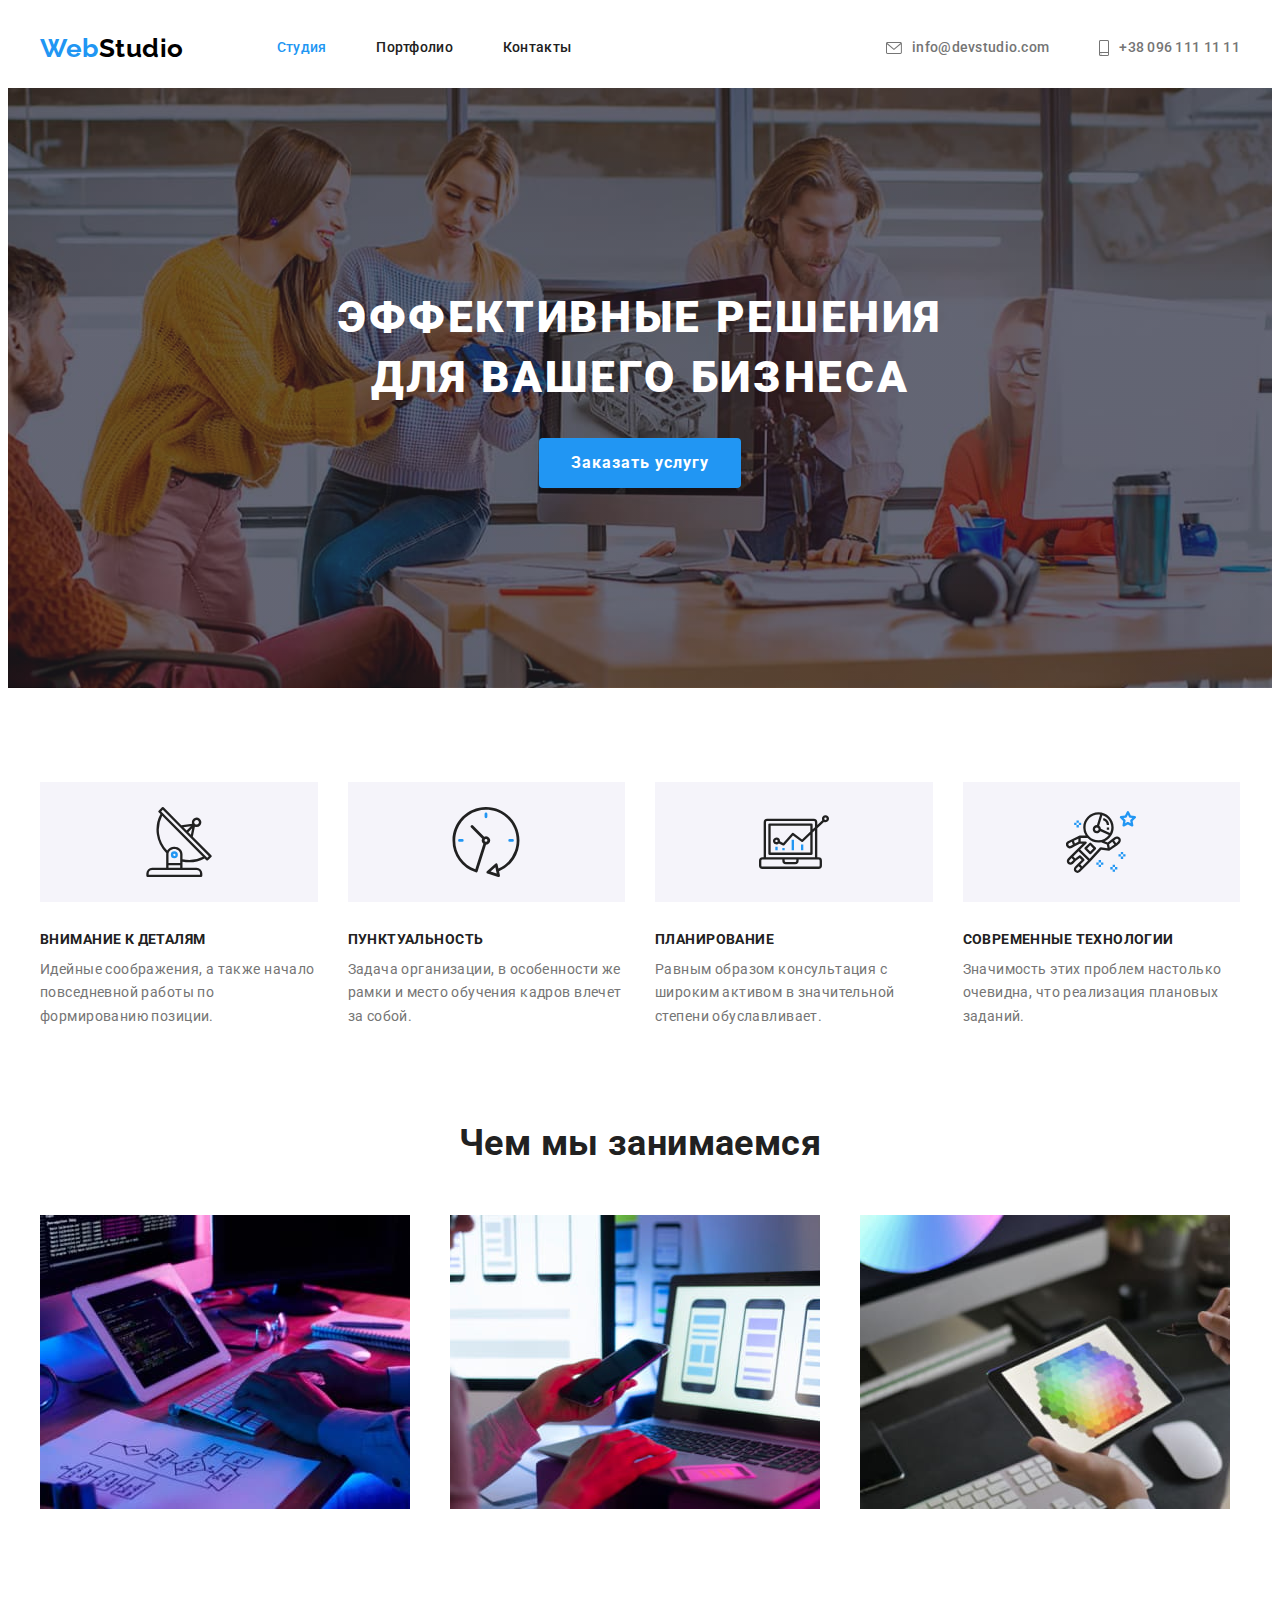
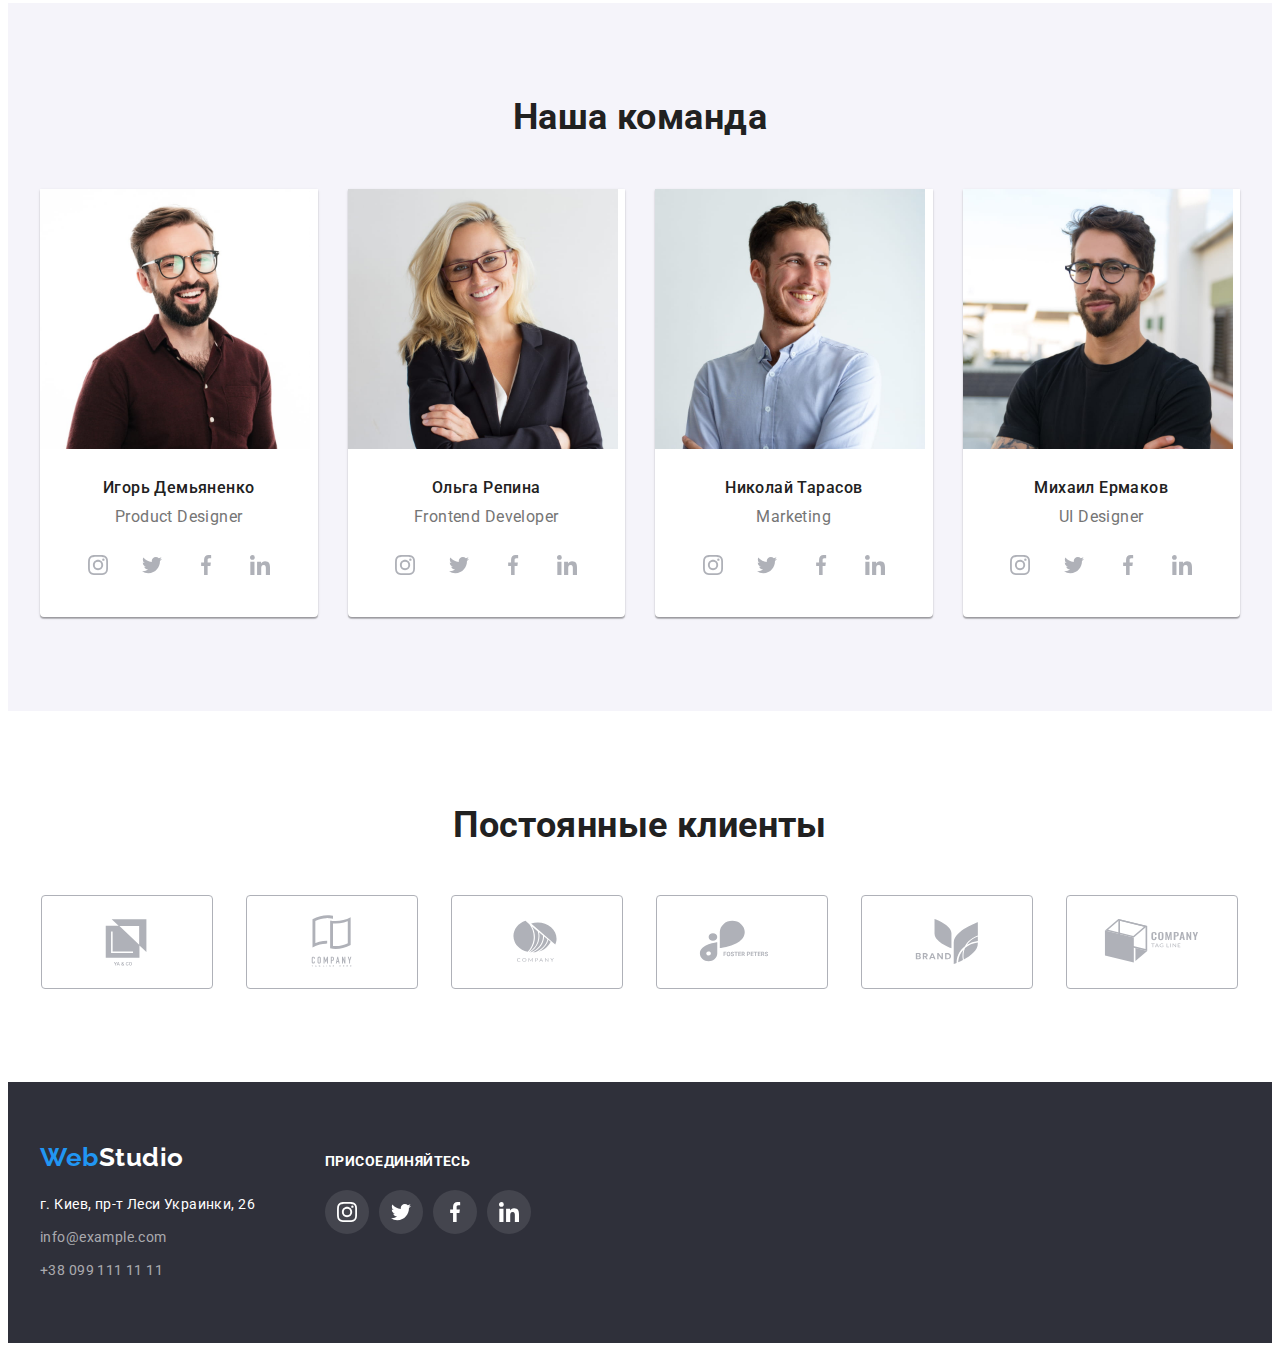
<file: index.html>
<!DOCTYPE html>
<html lang="ru">
  <head>
    <meta charset="UTF-8" />
    <meta http-equiv="X-UA-Compatible" content="IE=edge" />
    <meta name="viewport" content="width=device-width, initial-scale=1.0" />
    <title>Студия</title>
    <link rel="preconnect" href="https://fonts.googleapis.com" />
    <link rel="preconnect" href="https://fonts.gstatic.com" crossorigin />
    <link
      href="https://fonts.googleapis.com/css2?family=Raleway:wght@700&family=Roboto:wght@400;500;700;900&display=swap"
      rel="stylesheet"
    />
    <!-- Normalize start -->
    <link
      rel="stylesheet"
      href="https://cdnjs.cloudflare.com/ajax/libs/modern-normalize/1.1.0/modern-normalize.min.css"
      integrity="sha512-wpPYUAdjBVSE4KJnH1VR1HeZfpl1ub8YT/NKx4PuQ5NmX2tKuGu6U/JRp5y+Y8XG2tV+wKQpNHVUX03MfMFn9Q=="
      crossorigin="anonymous"
      referrerpolicy="no-referrer"
    />
    <!-- Normalize end -->
    <!-- Custom styles start -->
    <link rel="stylesheet" href="./css/styles.css" />
    <!-- Custom styles end -->
  </head>
  <!--Body-->
  <body>
    <!--Header-->
    <header class="header">
      <div class="container">
        <a class="logo" href="./index.html">
          Web<span class="logo-black">Studio</span>
        </a>
        <!--Navigation-->
        <nav class="site-nav">
          <ul class="nav-list list">
            <li class="site-nav-item">
              <a class="header-link link current" href="./index.html">Студия</a>
            </li>
            <li class="site-nav-item">
              <a class="header-link link" href="./portfolio.html">Портфолио</a>
            </li>
            <li class="site-nav-item">
              <a class="header-link link" href="">Контакты</a>
            </li>
          </ul>
        </nav>
        <!--Contacts header-->
        <ul class="contacts-list list">
          <li class="contacts-item">
            <a
              class="header-link contacts-link link"
              href="mailto:info@devstudio.com"
            >
              <svg class="contacts-icon" width="16" height="12">
                <use href="./images/icons.svg#envelope"></use>
              </svg>
              info@devstudio.com
            </a>
          </li>
          <li class="contacts-item">
            <a class="header-link contacts-link link" href="tel:+380961111111">
              <svg class="contacts-icon" width="10" height="16">
                <use href="./images/icons.svg#smartphone"></use>
              </svg>
              +38 096 111 11 11</a
            >
          </li>
        </ul>
      </div>
    </header>
    <!--Main-->
    <main>
      <!--Герой-->
      <section class="hero">
        <div class="hero-bg container">
          <h1 class="hero-title">Эффективные решения для вашего бизнеса</h1>
          <button class="hero-btn" type="button">Заказать услугу</button>
        </div>
      </section>
      <!--Особенности-->
      <section class="features section">
        <div class="container">
          <h2 class="visually-hidden">Особенности</h2>
          <ul class="feature-list list card-set">
            <li class="features-item card-item">
              <div class="features-container">
                <svg class="features-icon" width="70" height="70">
                  <use href="./images/icons.svg#antenna"></use>
                </svg>
              </div>
              <h3 class="features-title title">Внимание к деталям</h3>
              <p class="features-descr">
                Идейные соображения, а также начало повседневной работы по
                формированию позиции.
              </p>
            </li>
            <li class="features-item card-item">
              <div class="features-container">
                <svg class="features-icon" width="70" height="70">
                  <use href="./images/icons.svg#clock"></use>
                </svg>
              </div>
              <h3 class="features-title title">Пунктуальность</h3>
              <p class="features-descr">
                Задача организации, в особенности же рамки и место обучения
                кадров влечет за собой.
              </p>
            </li>
            <li class="features-item card-item">
              <div class="features-container">
                <svg class="features-icon" width="70" height="70">
                  <use href="./images/icons.svg#diagram"></use>
                </svg>
              </div>
              <h3 class="features-title title">Планирование</h3>
              <p class="features-descr">
                Равным образом консультация с широким активом в значительной
                степени обуславливает.
              </p>
            </li>
            <li class="features-item card-item">
              <div class="features-container">
                <svg class="features-icon" width="70" height="70">
                  <use href="./images/icons.svg#astronaut"></use>
                </svg>
              </div>
              <h3 class="features-title title">Современные технологии</h3>
              <p class="features-descr">
                Значимость этих проблем настолько очевидна, что реализация
                плановых заданий.
              </p>
            </li>
          </ul>
        </div>
      </section>
      <!--Чем мы занимаемся-->
      <section class="work-types section">
        <div class="container">
          <h2 class="section-title">Чем мы занимаемся</h2>
          <ul class="work-types-list card-set list">
            <li class="work-types-item card-item">
              <img
                class="images"
                src="./images/worktypes/img_1.jpg"
                alt="Верстка"
                width="370"
                height="294"
              />
            </li>
            <li class="work-types-item card-item">
              <img
                class="images"
                src="./images/worktypes/img_2.jpg"
                alt="Дизайн"
                width="370"
                height="294"
              />
            </li>
            <li class="work-types-item card-item">
              <img
                class="images"
                src="./images/worktypes/img_3.jpg"
                alt="Внешнее оформление"
                width="370"
                height="294"
              />
            </li>
          </ul>
        </div>
      </section>
      <!--Наша команда-->
      <section class="team section">
        <div class="container">
          <h2 class="section-title">Наша команда</h2>
          <ul class="team-list card-set list">
            <li class="team-item card-item">
              <img
                class="team-img"
                src="./images/team/photo_1.jpg"
                alt="Фото Игорь Демьяненко"
                width="270"
                height="260"
              />
              <div class="team-wrapper">
                <h3 class="team-title">Игорь Демьяненко</h3>
                <p class="team-descr" lang="en">Product Designer</p>
                <ul class="social-list list">
                  <li class="social-item">
                    <a
                      class="social-link link"
                      href=""
                      target="_blank"
                      rel="noopener noreferrer"
                      aria-label="Instagram"
                    >
                      <svg class="social-icon" width="20" height="20">
                        <use href="./images/icons.svg#instagram"></use>
                      </svg>
                    </a>
                  </li>
                  <li class="social-item">
                    <a
                      class="social-link link"
                      href=""
                      target="_blank"
                      rel="noopener noreferrer"
                      aria-label="twitter"
                    >
                      <svg class="social-icon" width="20" height="20">
                        <use href="./images/icons.svg#twitter"></use>
                      </svg>
                    </a>
                  </li>
                  <li class="social-item">
                    <a
                      class="social-link link"
                      href=""
                      target="_blank"
                      rel="noopener noreferrer"
                      aria-label="facebook"
                    >
                      <svg class="social-icon" width="20" height="20">
                        <use href="./images/icons.svg#facebook"></use>
                      </svg>
                    </a>
                  </li>
                  <li class="social-item">
                    <a
                      class="social-link link"
                      href=""
                      target="_blank"
                      rel="noopener noreferrer"
                      aria-label="linkedin"
                    >
                      <svg class="social-icon" width="20" height="20">
                        <use href="./images/icons.svg#linkedin"></use>
                      </svg>
                    </a>
                  </li>
                </ul>
              </div>
            </li>
            <li class="team-item card-item">
              <img
                class="team-img"
                src="./images/team/photo_2.jpg"
                alt="Фото Ольга Репина"
                width="270"
                height="260"
              />
              <div class="team-wrapper">
                <h3 class="team-title">Ольга Репина</h3>
                <p class="team-descr" lang="en">Frontend Developer</p>
                <ul class="social-list list">
                  <li class="social-item">
                    <a
                      class="social-link link"
                      href=""
                      target="_blank"
                      rel="noopener noreferrer"
                      aria-label="Instagram"
                    >
                      <svg class="social-icon" width="20" height="20">
                        <use href="./images/icons.svg#instagram"></use>
                      </svg>
                    </a>
                  </li>
                  <li class="social-item">
                    <a
                      class="social-link link"
                      href=""
                      target="_blank"
                      rel="noopener noreferrer"
                      aria-label="twitter"
                    >
                      <svg class="social-icon" width="20" height="20">
                        <use href="./images/icons.svg#twitter"></use>
                      </svg>
                    </a>
                  </li>
                  <li class="social-item">
                    <a
                      class="social-link link"
                      href=""
                      target="_blank"
                      rel="noopener noreferrer"
                      aria-label="facebook"
                    >
                      <svg class="social-icon" width="20" height="20">
                        <use href="./images/icons.svg#facebook"></use>
                      </svg>
                    </a>
                  </li>
                  <li class="social-item">
                    <a
                      class="social-link link"
                      href=""
                      target="_blank"
                      rel="noopener noreferrer"
                      aria-label="linkedin"
                    >
                      <svg class="social-icon" width="20" height="20">
                        <use href="./images/icons.svg#linkedin"></use>
                      </svg>
                    </a>
                  </li>
                </ul>
              </div>
            </li>
            <li class="team-item card-item">
              <img
                class="team-img"
                src="./images/team/photo_3.jpg"
                alt="Фото Николай Тарасов"
                width="270"
                height="260"
              />
              <div class="team-wrapper">
                <h3 class="team-title">Николай Тарасов</h3>
                <p class="team-descr" lang="en">Marketing</p>
                <ul class="social-list list">
                  <li class="social-item">
                    <a
                      class="social-link link"
                      href=""
                      target="_blank"
                      rel="noopener noreferrer"
                      aria-label="Instagram"
                    >
                      <svg class="social-icon" width="20" height="20">
                        <use href="./images/icons.svg#instagram"></use>
                      </svg>
                    </a>
                  </li>
                  <li class="social-item">
                    <a
                      class="social-link link"
                      href=""
                      target="_blank"
                      rel="noopener noreferrer"
                      aria-label="twitter"
                    >
                      <svg class="social-icon" width="20" height="20">
                        <use href="./images/icons.svg#twitter"></use>
                      </svg>
                    </a>
                  </li>
                  <li class="social-item">
                    <a
                      class="social-link link"
                      href=""
                      target="_blank"
                      rel="noopener noreferrer"
                      aria-label="facebook"
                    >
                      <svg class="social-icon" width="20" height="20">
                        <use href="./images/icons.svg#facebook"></use>
                      </svg>
                    </a>
                  </li>
                  <li class="social-item">
                    <a
                      class="social-link link"
                      href=""
                      target="_blank"
                      rel="noopener noreferrer"
                      aria-label="linkedin"
                    >
                      <svg class="social-icon" width="20" height="20">
                        <use href="./images/icons.svg#linkedin"></use>
                      </svg>
                    </a>
                  </li>
                </ul>
              </div>
            </li>
            <li class="team-item card-item">
              <img
                class="team-img"
                src="./images/team/photo_4.jpg"
                alt="Фото Михаил Ермаков"
                width="270"
                height="260"
              />
              <div class="team-wrapper">
                <h3 class="team-title">Михаил Ермаков</h3>
                <p class="team-descr" lang="en">UI Designer</p>
                <ul class="social-list list">
                  <li class="social-item">
                    <a
                      class="social-link link"
                      href=""
                      target="_blank"
                      rel="noopener noreferrer"
                      aria-label="Instagram"
                    >
                      <svg class="social-icon" width="20" height="20">
                        <use href="./images/icons.svg#instagram"></use>
                      </svg>
                    </a>
                  </li>
                  <li class="social-item">
                    <a
                      class="social-link link"
                      href=""
                      target="_blank"
                      rel="noopener noreferrer"
                      aria-label="twitter"
                    >
                      <svg class="social-icon" width="20" height="20">
                        <use href="./images/icons.svg#twitter"></use>
                      </svg>
                    </a>
                  </li>
                  <li class="social-item">
                    <a
                      class="social-link link"
                      href=""
                      target="_blank"
                      rel="noopener noreferrer"
                      aria-label="facebook"
                    >
                      <svg class="social-icon" width="20" height="20">
                        <use href="./images/icons.svg#facebook"></use>
                      </svg>
                    </a>
                  </li>
                  <li class="social-item">
                    <a
                      class="social-link link"
                      href=""
                      target="_blank"
                      rel="noopener noreferrer"
                      aria-label="linkedin"
                    >
                      <svg class="social-icon" width="20" height="20">
                        <use href="./images/icons.svg#linkedin"></use>
                      </svg>
                    </a>
                  </li>
                </ul>
              </div>
            </li>
          </ul>
        </div>
      </section>
      <!-- Постоянные клиенты -->
      <section class="clients section">
        <div class="container">
          <h2 class="clients-title section-title">Постоянные клиенты</h2>
          <ul class="card-set list">
            <li class="card-item clients-item">
              <a
                class="clients-link link"
                target="_blank"
                rel="noopener noreferrer"
                href=""
                aria-label="YA&CO"
              >
                <svg width="106" height="60">
                  <use href="./images/icons.svg#logo-1"></use>
                </svg>
              </a>
            </li>
            <li class="card-item clients-item">
              <a
                class="clients-link link"
                target="_blank"
                rel="noopener noreferrer"
                href=""
                aria-label="Tagline here"
              >
                <svg width="106" height="60">
                  <use href="./images/icons.svg#logo-2"></use>
                </svg>
              </a>
            </li>
            <li class="card-item clients-item">
              <a
                class="clients-link link"
                target="_blank"
                rel="noopener noreferrer"
                href=""
                aria-label="Company"
              >
                <svg width="106" height="60">
                  <use href="./images/icons.svg#logo-3"></use>
                </svg>
              </a>
            </li>
            <li class="card-item clients-item">
              <a
                class="clients-link link"
                target="_blank"
                rel="noopener noreferrer"
                href=""
                aria-label="Foster Peters"
              >
                <svg width="106" height="60">
                  <use href="./images/icons.svg#logo-4"></use>
                </svg>
              </a>
            </li>
            <li class="card-item clients-item">
              <a
                class="clients-link link"
                target="_blank"
                rel="noopener noreferrer"
                href=""
                aria-label="Brand"
              >
                <svg width="106" height="60">
                  <use href="./images/icons.svg#logo-5"></use>
                </svg>
              </a>
            </li>
            <li class="card-item clients-item">
              <a
                class="clients-link link"
                target="_blank"
                rel="noopener noreferrer"
                href=""
                aria-label="Tag Line"
              >
                <svg width="106" height="60">
                  <use href="./images/icons.svg#logo-6"></use>
                </svg>
              </a>
            </li>
          </ul>
        </div>
      </section>
    </main>
    <!--Footer-->
    <footer class="footer">
      <div class="footer-container container">
        <div class="footer-contscts">
          <a class="logo" href="index.html"
            >Web<span class="logo-white">Studio</span>
          </a>
          <address class="address">
            <ul class="footer-list list">
              <li>
                <a
                  href="https://goo.gl/maps/9SiHz1dHuhAvryd87"
                  target="_blank"
                  rel="noreferrer noopener"
                  class="footer-link link address-descr"
                  >г. Киев, пр-т Леси Украинки, 26
                </a>
              </li>
              <li>
                <a href="mailto:info@example.com" class="footer-link link"
                  >info@example.com</a
                >
              </li>
              <li>
                <a href="tel:+380991111111" class="footer-link link"
                  >+38 099 111 11 11</a
                >
              </li>
            </ul>
          </address>
        </div>
        <div class="footer-join">
          <p class="join-descr">присоединяйтесь</p>
          <ul class="social-list list">
            <li class="social-item">
              <a
                class="social-link link"
                href=""
                target="_blank"
                rel="noopener noreferrer"
                aria-label="Instagram"
              >
                <svg class="social-icon" width="20" height="20">
                  <use href="./images/icons.svg#instagram"></use>
                </svg>
              </a>
            </li>
            <li class="social-item">
              <a
                class="social-link link"
                href=""
                target="_blank"
                rel="noopener noreferrer"
                aria-label="twitter"
              >
                <svg class="social-icon" width="20" height="20">
                  <use href="./images/icons.svg#twitter"></use>
                </svg>
              </a>
            </li>
            <li class="social-item">
              <a
                class="social-link link"
                href=""
                target="_blank"
                rel="noopener noreferrer"
                aria-label="facebook"
              >
                <svg class="social-icon" width="20" height="20">
                  <use href="./images/icons.svg#facebook"></use>
                </svg>
              </a>
            </li>
            <li class="social-item">
              <a
                class="social-link link"
                href=""
                target="_blank"
                rel="noopener noreferrer"
                aria-label="linkedin"
              >
                <svg class="social-icon" width="20" height="20">
                  <use href="./images/icons.svg#linkedin"></use>
                </svg>
              </a>
            </li>
          </ul>
        </div>
      </div>
    </footer>
  </body>
</html>
</file>
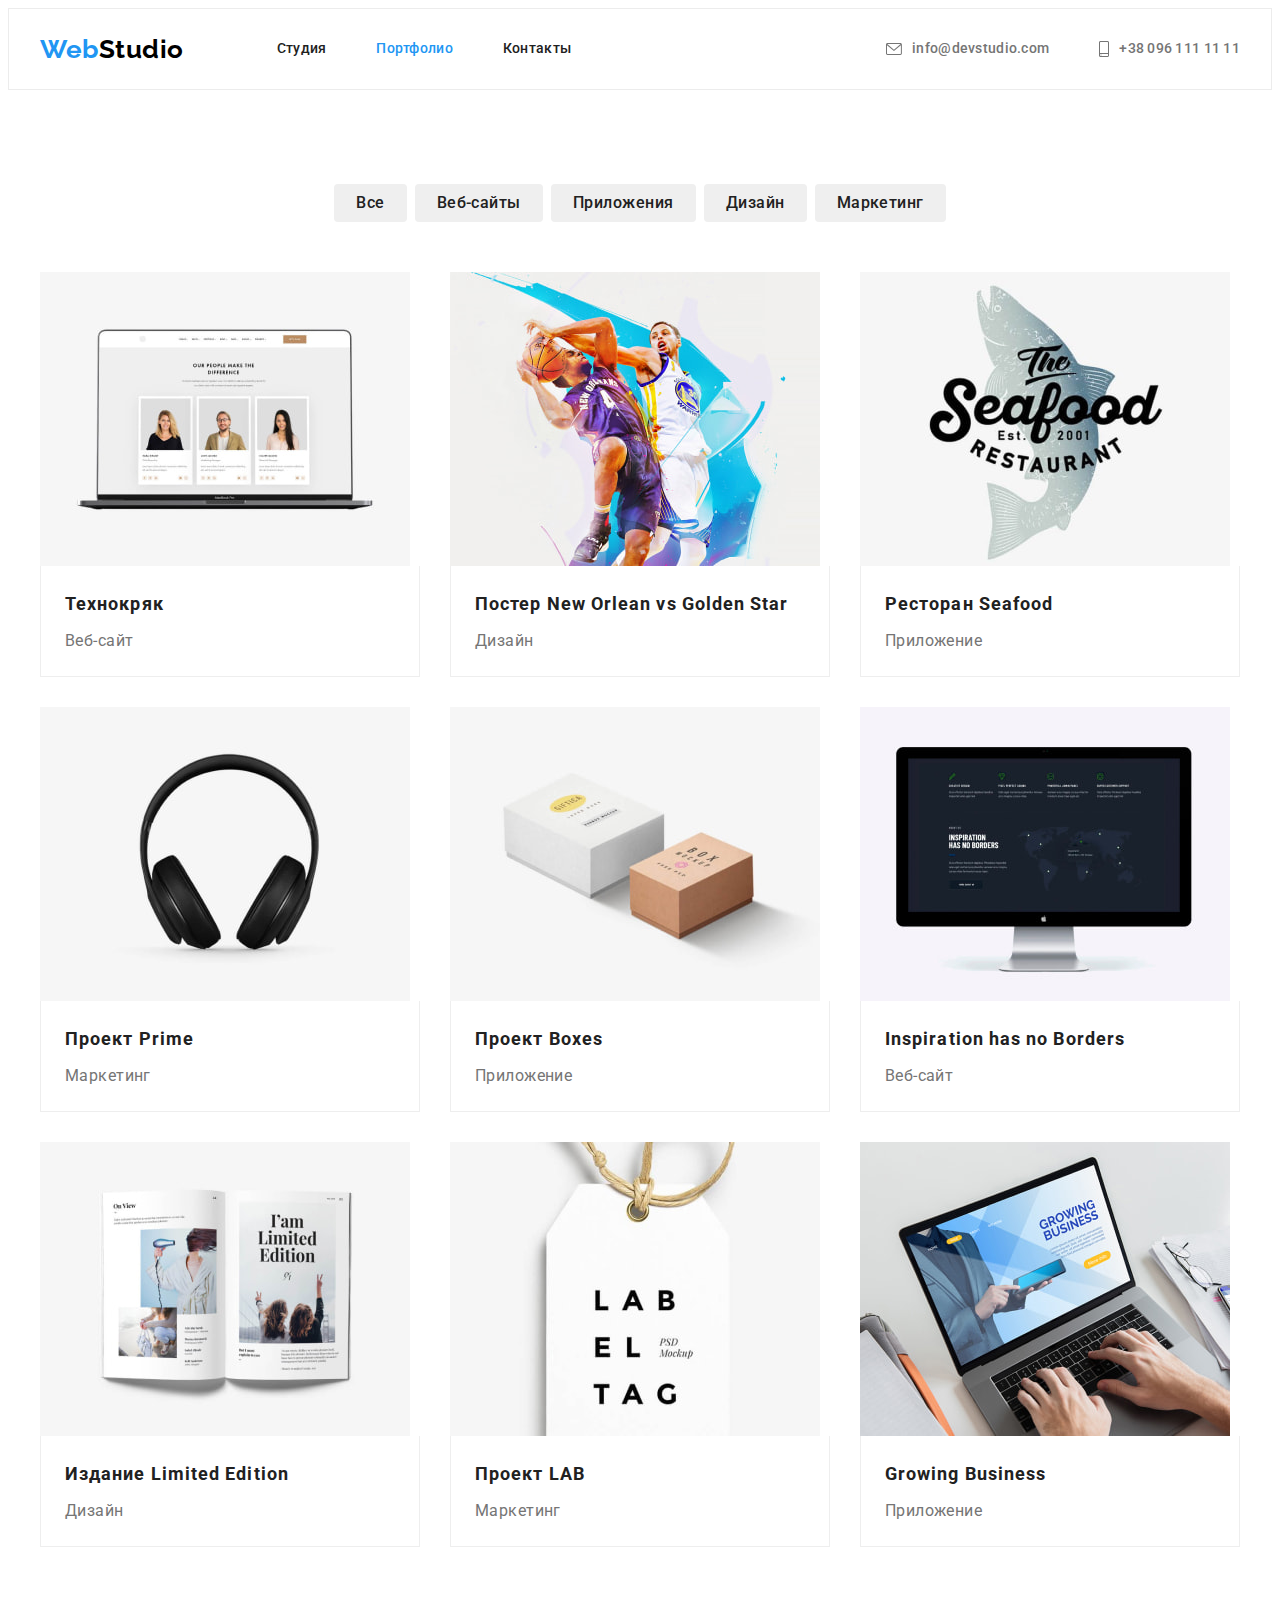
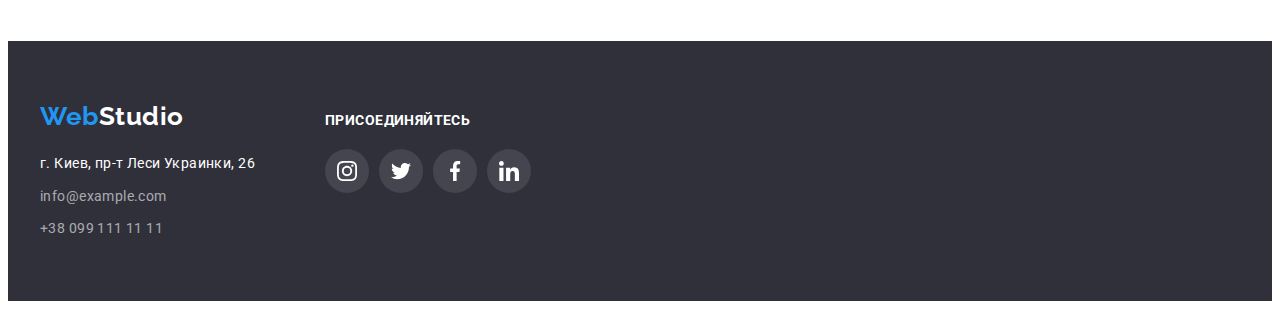
<file: portfolio.html>
<!DOCTYPE html>
<html lang="ru">
  <head>
    <meta charset="UTF-8" />
    <meta http-equiv="X-UA-Compatible" content="IE=edge" />
    <meta name="viewport" content="width=device-width, initial-scale=1.0" />
    <title>Студия</title>
    <link rel="preconnect" href="https://fonts.googleapis.com" />
    <link rel="preconnect" href="https://fonts.gstatic.com" crossorigin />
    <link
      href="https://fonts.googleapis.com/css2?family=Raleway:wght@700&family=Roboto:wght@400;500;700;900&display=swap"
      rel="stylesheet"
    />
    <!-- Normalize start -->
    <link
      rel="stylesheet"
      href="https://cdnjs.cloudflare.com/ajax/libs/modern-normalize/1.1.0/modern-normalize.min.css"
      integrity="sha512-wpPYUAdjBVSE4KJnH1VR1HeZfpl1ub8YT/NKx4PuQ5NmX2tKuGu6U/JRp5y+Y8XG2tV+wKQpNHVUX03MfMFn9Q=="
      crossorigin="anonymous"
      referrerpolicy="no-referrer"
    />
    <!-- Normalize end -->
    <!-- Custom styles start -->
    <link rel="stylesheet" href="./css/styles.css" />
    <!-- Custom styles end -->
  </head>
  <!--Body-->
  <body>
    <!--Header-->
    <header class="header header-portfolio">
      <div class="container">
        <a class="logo" href="./index.html">
          Web<span class="logo-black">Studio</span>
        </a>
        <!--Navigation-->
        <nav class="site-nav">
          <ul class="list">
            <li class="site-nav-item">
              <a class="header-link link" href="./index.html">Студия</a>
            </li>
            <li class="site-nav-item">
              <a class="header-link link current" href="./portfolio.html"
                >Портфолио</a
              >
            </li>
            <li class="site-nav-item">
              <a class="header-link link" href="">Контакты</a>
            </li>
          </ul>
        </nav>
        <!--Contacts header-->
        <ul class="contacts-list list">
          <li class="contacts-item">
            <a
              class="header-link contacts-link link"
              href="mailto:info@devstudio.com"
            >
              <svg class="contacts-icon" width="16" height="12">
                <use href="./images/icons.svg#envelope"></use>
              </svg>
              info@devstudio.com
            </a>
          </li>
          <li class="contacts-item">
            <a class="header-link contacts-link link" href="tel:+380961111111">
              <svg class="contacts-icon" width="10" height="16">
                <use href="./images/icons.svg#smartphone"></use>
              </svg>
              +38 096 111 11 11</a
            >
          </li>
        </ul>
      </div>
    </header>
    <!--Main-->
    <main>
      <!-- Портфолио -->
      <section class="section">
        <div class="container">
          <h1 class="visually-hidden">Портфолио</h1>
          <ul class="filter-list list">
            <li class="filter-item">
              <button class="filter-btn" type="button">Все</button>
            </li>
            <li class="filter-item">
              <button class="filter-btn" type="button">Веб-сайты</button>
            </li>
            <li class="filter-item">
              <button class="filter-btn" type="button">Приложения</button>
            </li>
            <li class="filter-item">
              <button class="filter-btn" type="button">Дизайн</button>
            </li>
            <li class="filter-item">
              <button class="filter-btn" type="button">Маркетинг</button>
            </li>
          </ul>
          <ul class="portfolio-list card-set portfolio list">
            <li class="portfolio-item card-item">
              <a
                class="portfolio-link link"
                href=""
                target="_blank"
                rel="noopener noreferrer"
              >
                <img
                  class="portfolio-img"
                  src="./images/portfolio/img_1.jpg"
                  alt="Ноутбук с контентом"
                  width="370"
                  height="294"
                />
                <div class="portfolio-container">
                  <h2 class="portfolio-title title">Технокряк</h2>
                  <p class="portfolio-discr">Веб-сайт</p>
                </div>
              </a>
            </li>
            <li class="portfolio-item card-item">
              <a
                class="portfolio-link link"
                href=""
                target="_blank"
                rel="noopener noreferrer"
              >
                <img
                  class="portfolio-img"
                  src="./images/portfolio/img_2.jpg"
                  alt="Два баскетболиста"
                  width="370"
                  height="294"
                />
                <div class="portfolio-container">
                  <h2 class="portfolio-title title">
                    Постер New Orlean vs Golden Star
                  </h2>
                  <p class="portfolio-discr">Дизайн</p>
                </div>
              </a>
            </li>
            <li class="portfolio-item card-item">
              <a
                class="portfolio-link link"
                href=""
                target="_blank"
                rel="noopener noreferrer"
              >
                <img
                  class="portfolio-img"
                  src="./images/portfolio/img_3.jpg"
                  alt="Логотип ресторана"
                  width="370"
                  height="294"
                />
                <div class="portfolio-container">
                  <h2 class="portfolio-title title">Ресторан Seafood</h2>
                  <p class="portfolio-discr">Приложение</p>
                </div>
              </a>
            </li>
            <li class="portfolio-item card-item">
              <a
                class="portfolio-link link"
                href=""
                target="_blank"
                rel="noopener noreferrer"
              >
                <img
                  class="portfolio-img"
                  src="./images/portfolio/img_4.jpg"
                  alt="Наушники"
                  width="370"
                  height="294"
                />
                <div class="portfolio-container">
                  <h2 class="portfolio-title title">Проект Prime</h2>
                  <p class="portfolio-discr">Маркетинг</p>
                </div>
              </a>
            </li>
            <li class="portfolio-item card-item">
              <a
                class="portfolio-link link"
                href=""
                target="_blank"
                rel="noopener noreferrer"
              >
                <img
                  class="portfolio-img"
                  src="./images/portfolio/img_5.jpg"
                  alt="Две коробки"
                  width="370"
                  height="294"
                />
                <div class="portfolio-container">
                  <h2 class="portfolio-title title">Проект Boxes</h2>
                  <p class="portfolio-discr">Приложение</p>
                </div>
              </a>
            </li>
            <li class="portfolio-item card-item">
              <a
                class="portfolio-link link"
                href=""
                target="_blank"
                rel="noopener noreferrer"
              >
                <img
                  class="portfolio-img"
                  src="./images/portfolio/img_6.jpg"
                  alt="Монитор с изображением"
                  width="370"
                  height="294"
                />
                <div class="portfolio-container">
                  <h2 class="portfolio-title title">
                    Inspiration has no Borders
                  </h2>
                  <p class="portfolio-discr">Веб-сайт</p>
                </div>
              </a>
            </li>
            <li class="portfolio-item card-item">
              <a
                class="portfolio-link link"
                href=""
                target="_blank"
                rel="noopener noreferrer"
              >
                <img
                  class="portfolio-img"
                  src="./images/portfolio/img_7.jpg"
                  alt="Открытая книга"
                  width="370"
                  height="294"
                />
                <div class="portfolio-container">
                  <h2 class="portfolio-title title">Издание Limited Edition</h2>
                  <p class="portfolio-discr">Дизайн</p>
                </div>
              </a>
            </li>
            <li class="portfolio-item card-item">
              <a
                class="portfolio-link link"
                href=""
                target="_blank"
                rel="noopener noreferrer"
              >
                <img
                  class="portfolio-img"
                  src="./images/portfolio/img_8.jpg"
                  alt="Бирочка"
                  width="370"
                  height="294"
                />
                <div class="portfolio-container">
                  <h2 class="portfolio-title title">Проект LAB</h2>
                  <p class="portfolio-discr">Маркетинг</p>
                </div>
              </a>
            </li>
            <li class="portfolio-item card-item">
              <a
                class="portfolio-link link"
                href=""
                target="_blank"
                rel="noopener noreferrer"
              >
                <img
                  class="portfolio-img"
                  src="./images/portfolio/img_9.jpg"
                  alt="Ноутбук с программным обеспечением"
                  width="370"
                  height="294"
                />
                <div class="portfolio-container">
                  <h2 class="portfolio-title title">Growing Business</h2>
                  <p class="portfolio-discr">Приложение</p>
                </div>
              </a>
            </li>
          </ul>
        </div>
      </section>
    </main>
    <!--Footer-->
    <footer class="footer">
      <div class="footer-container container">
        <div class="footer-contscts">
          <a class="logo" href="index.html"
            >Web<span class="logo-white">Studio</span>
          </a>
          <address class="address">
            <ul class="footer-list list">
              <li>
                <a
                  href="https://goo.gl/maps/9SiHz1dHuhAvryd87"
                  target="_blank"
                  rel="noreferrer noopener"
                  class="footer-link link address-descr"
                  >г. Киев, пр-т Леси Украинки, 26
                </a>
              </li>
              <li>
                <a href="mailto:info@example.com" class="footer-link link"
                  >info@example.com</a
                >
              </li>
              <li>
                <a href="tel:+380991111111" class="footer-link link"
                  >+38 099 111 11 11</a
                >
              </li>
            </ul>
          </address>
        </div>
        <div class="footer-join">
          <p class="join-descr">присоединяйтесь</p>
          <ul class="social-list list">
            <li class="social-item">
              <a
                class="social-link link"
                href=""
                target="_blank"
                rel="noopener noreferrer"
                aria-label="Instagram"
              >
                <svg class="social-icon" width="20" height="20">
                  <use href="./images/icons.svg#instagram"></use>
                </svg>
              </a>
            </li>
            <li class="social-item">
              <a
                class="social-link link"
                href=""
                target="_blank"
                rel="noopener noreferrer"
                aria-label="twitter"
              >
                <svg class="social-icon" width="20" height="20">
                  <use href="./images/icons.svg#twitter"></use>
                </svg>
              </a>
            </li>
            <li class="social-item">
              <a
                class="social-link link"
                href=""
                target="_blank"
                rel="noopener noreferrer"
                aria-label="facebook"
              >
                <svg class="social-icon" width="20" height="20">
                  <use href="./images/icons.svg#facebook"></use>
                </svg>
              </a>
            </li>
            <li class="social-item">
              <a
                class="social-link link"
                href=""
                target="_blank"
                rel="noopener noreferrer"
                aria-label="linkedin"
              >
                <svg class="social-icon" width="20" height="20">
                  <use href="./images/icons.svg#linkedin"></use>
                </svg>
              </a>
            </li>
          </ul>
        </div>
      </div>
    </footer>
  </body>
</html>
</file>
<file: css/styles.css>
:root {
    --primary-text-color: #757575;
    --title-text-color: #212121;
    --accent-color: #2196F3;
    --text-color-white: #ffffff;
    --backgraund-color-grey: #F5F4FA;
    --backgraund-color-dark: #2F303A;
    --icon-color-white: #ffffff;
    --icon-color-grey: #AFB1B8;
    /* Other */
    --indent: 30px;
    --item: 4;
}
body{
    font-family: 'Roboto', sans-serif;
    font-size: 14px;
    line-height: 1.71;
    letter-spacing: 0.03em;
    color: var(--primary-text-color);
}
/* Частковий ресет */
h1, h2, h3, h4, h5, h6, p{
    margin: 0;
}
ul{
    padding: 0;
    margin: 0;
}
img{
    display: block;
    height: auto;
    max-width: 100%;
}
/* Visually-hidden */
.visually-hidden {
    position: absolute;
    white-space: nowrap;
    width: 1px;
    height: 1px;
    overflow: hidden;
    border: 0;
    padding: 0;
    clip: rect(0 0 0 0);
    clip-path: inset(50%);
    margin: -1px;
}
/* Утилітарні */
.section{
    padding-top: 94px;
    padding-bottom: 94px;
}
.card-set{
    display: flex;
    flex-wrap: wrap;
    gap: var(--indent);
}
.card-item{
    flex-basis: calc((100% - var(--indent) * (var(--item) - 1)) / var(--item));
}
/* Хедер */
.logo{
    font-family: 'Raleway', sans-serif;
    font-weight: 700;
    font-size: 26px;
    letter-spacing: 0.02em;
    line-height: 1.19;
    color: var(--accent-color);
    text-decoration: none;
}
.header .logo{
    margin-right: 93px;
}
.logo-black{
    color: #000000;
}
.logo-white{
    color: var(--text-color-white)
}
.list{
    list-style: none;  
}
.link{
    color: currentColor;
    text-decoration: none;
}
.header{
    font-weight: 500;
    line-height: 1.14;
    letter-spacing: 0.02em;
}
.header-link{
    display: flex;
    padding: 32px 0;
    align-items: center;
}
.header-link:hover,
.header-link:focus {
    color: var(--accent-color);
}
.site-nav{
    color: var(--title-text-color);
}
.site-nav .current{
    color: var(--accent-color);
}   
.title{
    font-weight: 700;
    color: var(--title-text-color);
}
.container{
    width: 1200px;
    margin: 0 auto;
    padding: 0 15px;
}
.header .container{
    display: flex;
    align-items: center;
}
.site-nav .list,
.contacts-list{
    display: flex;
}
.contacts-list{
    margin-left: auto;
}
.site-nav-item:not(:last-child),
.contacts-item:not(:last-child){
    margin-right: 50px;
}
/* Герой */
.hero{
    background-color: var(--backgraund-color-dark);
    background-image: linear-gradient(to right, rgba(47, 48, 58, 0.4),
    rgba(47, 48, 58, 0.4)), url(../images/hero/img.jpg);
    max-width: 1600px;
    background-repeat: no-repeat;
    background-position: center;
    background-size: cover;
    margin-left: auto;
    margin-right: auto;
    padding-top: 200px;
    padding-bottom: 200px;
}
.hero-bg{
    align-items: center;
    justify-content: center;
}
.hero-title{
    font-weight: 900;
    font-size: 44px;
    width: 696px;
    line-height: 1.36;
    text-align: center;
    letter-spacing: 0.06em;
    text-transform: uppercase;
    color: var(--text-color-white);
    margin: 0 auto;
    margin-bottom: 30px;
}
.hero-btn{
    font-family: inherit;
    font-weight: 700;
    font-size: 16px;
    line-height: 1.87;
    letter-spacing: 0.06em;
    background-color: var(--accent-color);
    color: var(--text-color-white);
    border: none;
    box-shadow: 0px 4px 4px rgba(0, 0, 0, 0.15);
    border-radius: 4px;
    cursor: pointer;
    display: block;
    margin: 0 auto;
    padding-top: 10px;
    padding-right: 32px;
    padding-bottom: 10px;
    padding-left: 32px;
}
/* Особенности  */
.features-title{
    font-size: 14px;
    line-height: 1.14;
    text-transform: uppercase;
    margin-bottom: 10px;
}
/* Чем мы занимаемся */
.section-title {
    font-size: 36px;
    line-height: 1.16;
    color: var(--title-text-color);
    text-align: center;
    margin-bottom: 50px;
}
.work-types{
    padding-top: 0;
}
.work-types-list{
    --item: 3;
}
/* Наша команда */
.team{
    background-color: var(--backgraund-color-grey);
}
.team-item{
    background-color: #ffffff;
    box-shadow: 0px 1px 3px rgba(0, 0, 0, 0.12), 0px 1px 1px rgba(0, 0, 0, 0.14), 0px 2px 1px rgba(0, 0, 0, 0.2);
    border-radius: 0px 0px 4px 4px;
}
.team-wrapper{
    padding: 30px;
}
.team-title {
    font-weight: 500;
    font-size: 16px;
    line-height: 1.18;
    color: var(--title-text-color);

    text-align: center;
    margin-bottom: 10px;
}
.team-descr{
    font-size: 16px;
    line-height: 1.18;
    margin-bottom: 16px;
    text-align: center;
}
/* Footer */
.footer{
    display: flex;
    background-color: var(--backgraund-color-dark);
    padding-top: 60px;
    padding-bottom: 60px;
}
.footer .logo{
    margin-bottom: 20px;
    display: block;
}
.footer-list{
    gap: 9px;
    display: flex;
    flex-direction: column;
}
.footer-link{
    margin-bottom: 9px;
}
.footer-link:hover,
.footer-link:focus{
    color: var(--accent-color);
}
.footer-container{
    display: flex;
    gap: 70px;
    align-items: baseline;
}
.join-descr{
    font-weight: 700;
    line-height: 1.14;
    text-transform: uppercase;
    color: var(--text-color-white);
    margin-bottom: 20px;
}
.address{
    font-style: inherit;
    color: rgba(255, 255, 255, 0.6);
}
.address-descr{
    color: var(--text-color-white);
    margin-bottom: 20px;
}
/* Портфоліо */
.header-portfolio{
    border: 1px solid #ECECEC;
}
.filter-list{
    display: flex;
    margin-bottom: 50px;
    justify-content: center;
}
.filter-btn{
    font-family: inherit;
    font-weight: 500;
    font-size: 16px;
    line-height: 1.62;
    text-align: center;
    letter-spacing: 0.03em;
    color: var(--title-text-color);
    cursor: pointer;
    border: none;
    border-radius: 4px;
    padding: 6px 22px;
    display: block;
}   
.filter-btn:hover,
.filter-btn:focus{
    box-shadow: 0px 3px 1px 0px rgba(0, 0, 0, 0.10), 0px 1px 2px 0px rgba(0, 0, 0, 0.08), 0px 2px 2px 0px rgba(0, 0, 0, 0.12);
}
.filter-item:not(:last-child){
    margin-right: 8px;
}
.filter-btn:hover,
.filter-btn:focus{
    color: var(--text-color-white);
    background-color: var(--accent-color);
}
.portfolio-list{
    --item: 3;
}
.portfolio-container{
    padding-top: 20px;
    padding-right: 24px;
    padding-bottom: 20px;
    padding-left: 24px;
    border: 1px solid #EEEEEE;
    border-top: none;
}
.portfolio-link{
    display: block;
}
.portfolio-link:hover,
.portfolio-link:focus{
    box-shadow: 
    0px 1px 1px rgba(0, 0, 0, 0.12), 
    0px 4px 4px rgba(0, 0, 0, 0.06), 
    1px 4px 6px rgba(0, 0, 0, 0.16);
}
.portfolio-title{
    margin-bottom: 4px;
}
.portfolio .portfolio-title{
    font-size: 18px;
    line-height: 2;
    letter-spacing: 0.06em;
}
.portfolio .portfolio-discr{
    font-size: 16px;
    line-height: 1.87;
}
/* Contacts-icon */
.contacts-icon{
    margin-right: 10px;
    fill: currentColor;
}
/* Features icons */
.features-container{
    display: flex;
    align-items: center;
    justify-content: center;
    padding-top: 25px;
    padding-right: 100px;
    padding-bottom: 25px;
    padding-left: 100px;
    background-color: var(--backgraund-color-grey);
    margin-bottom: 30px;
}
.social-list {
    display: flex;
    gap: 10px;
    align-items: center;
    justify-content: center;
}
.social-link{
    display: flex;
    width: 44px;
    height: 44px;
    background-color: #ffffff;
    border-radius: 50%;
    align-items: center;
    justify-content: center;
}
.social-icon{
    fill: var(--icon-color-grey)
}
.social-link:hover,
.social-link:focus{
    background-color: var(--accent-color);
}
.social-link:hover .social-icon,
.social-link:focus .social-icon{
    fill: var(--icon-color-white);
}
/* Footer socials icon */
.footer .social-icon{
    fill: var(--icon-color-white);
}
.footer .social-link{
    background: rgba(255, 255, 255, 0.1);
}
.footer .social-link:hover,
.footer .social-link:focus{
    background-color: var(--accent-color);
}
/* Постоянные клиенты */
.clients-item{
    display: flex;
    width: 170px;
    height: 92px;
    align-items: center;
    justify-content: center;
    flex-basis: calc((100% - var(--indent) * (var(--item) - 1)) / var(--item));
    --item: 6;
}
.clients-link{
    display: flex;
    align-items: center;
    justify-content: center;
    padding-top: 16px;
    padding-right: 32px;
    padding-bottom: 16px;
    padding-left: 32px;
    border: 1px solid var(--icon-color-grey);
    border-radius: 4px;
    fill: var(--icon-color-grey);
}
.clients-link:hover,
.clients-link:focus{
    fill: var(--accent-color);
    border: 1px solid var(--accent-color)
}
</file>
